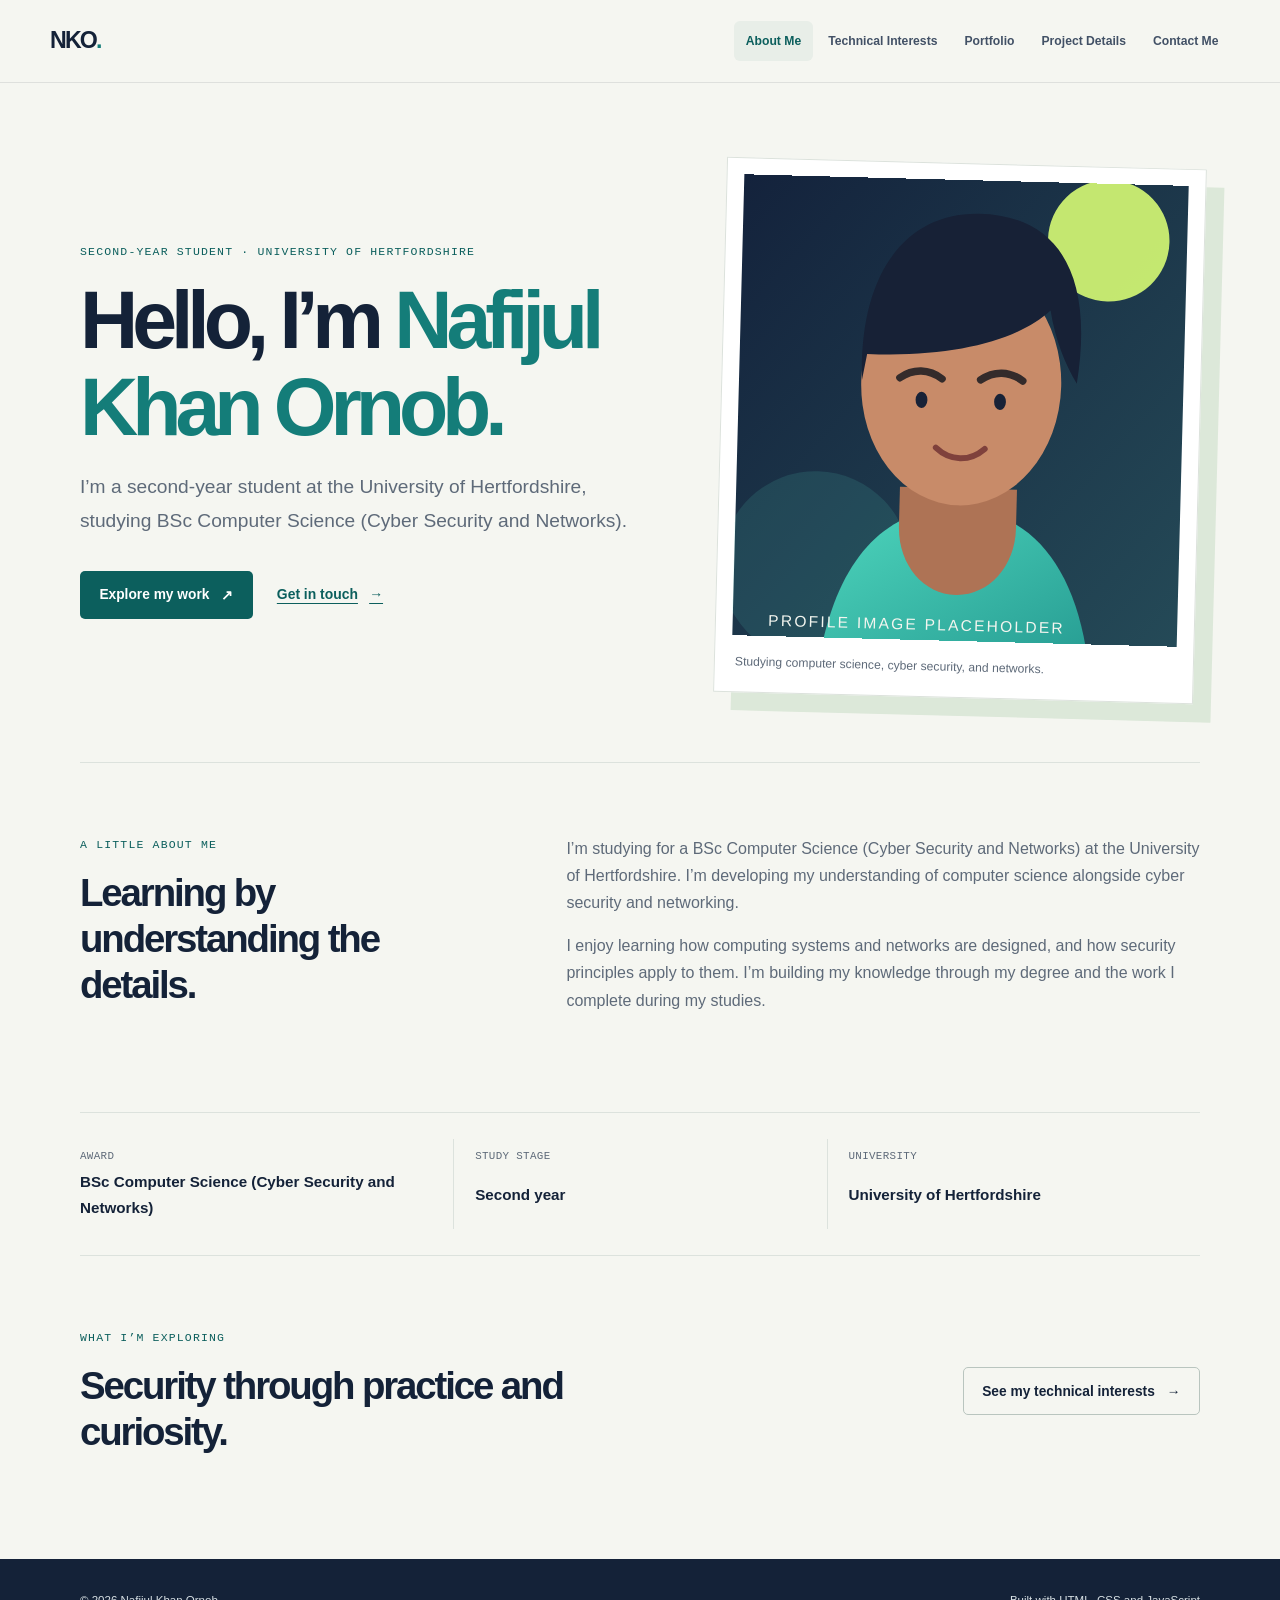
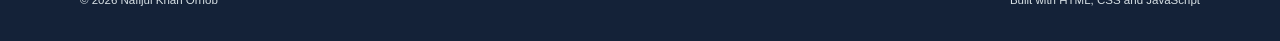
<file: index.html>
<!doctype html>
<html lang="en">
<head>
  <meta charset="utf-8">
  <meta name="viewport" content="width=device-width, initial-scale=1">
  <meta name="description" content="About Nafijul Khan Ornob, a second-year student at the University of Hertfordshire.">
  <title>About Me | Nafijul Khan Ornob</title>
  <link rel="stylesheet" href="assets/css/style.css">
  <script src="assets/js/site.js" defer></script>
</head>
<body>
  <a class="skip-link" href="#main">Skip to main content</a>
  <header class="site-header">
    <div class="header-inner">
      <a class="brand" href="index.html" aria-label="Nafijul Khan Ornob home">NKO<span>.</span></a>
      <nav class="site-nav" aria-label="Main navigation">
        <ul>
          <li><a href="index.html" aria-current="page">About Me</a></li>
          <li><a href="interests.html">Technical Interests</a></li>
          <li><a href="portfolio.html">Portfolio</a></li>
          <li><a href="project-details.html">Project Details</a></li>
          <li><a href="contact.html">Contact Me</a></li>
        </ul>
      </nav>
    </div>
  </header>
  <main id="main" class="page-shell">
    <section class="hero about-hero" aria-labelledby="intro-title">
      <div class="hero-copy">
        <p class="eyebrow">Second-year student · University of Hertfordshire</p>
        <h1 id="intro-title">Hello, I’m <span>Nafijul Khan Ornob.</span></h1>
        <p class="hero-lead">I’m a second-year student at the University of Hertfordshire, studying BSc Computer Science (Cyber Security and Networks).</p>
        <div class="hero-actions">
          <a class="button button-primary" href="portfolio.html">Explore my work <span aria-hidden="true">↗</span></a>
          <a class="text-link" href="contact.html">Get in touch <span aria-hidden="true">→</span></a>
        </div>
      </div>
      <figure class="portrait-card">
        <img src="assets/images/profile-placeholder.svg" alt="Illustrated profile placeholder for Nafijul Khan Ornob">
        <figcaption>Studying computer science, cyber security, and networks.</figcaption>
      </figure>
    </section>

    <section class="content-section about-grid" aria-labelledby="about-title">
      <div>
        <p class="eyebrow">A little about me</p>
        <h2 id="about-title">Learning by understanding the details.</h2>
      </div>
      <div class="prose">
        <p>I’m studying for a BSc Computer Science (Cyber Security and Networks) at the University of Hertfordshire. I’m developing my understanding of computer science alongside cyber security and networking.</p>
        <p>I enjoy learning how computing systems and networks are designed, and how security principles apply to them. I’m building my knowledge through my degree and the work I complete during my studies.</p>
      </div>
    </section>

    <section class="fact-strip" aria-label="Study details">
      <div><span class="fact-label">Award</span><strong>BSc Computer Science (Cyber Security and Networks)</strong></div>
      <div><span class="fact-label">Study stage</span><strong>Second year</strong></div>
      <div><span class="fact-label">University</span><strong>University of Hertfordshire</strong></div>
    </section>
    <section class="closing-cta">
      <div><p class="eyebrow">What I’m exploring</p><h2>Security through practice and curiosity.</h2></div>
      <a class="button button-outline" href="interests.html">See my technical interests <span aria-hidden="true">→</span></a>
    </section>
  </main>
  <footer class="site-footer"><div><span>© <span data-year>2026</span> Nafijul Khan Ornob</span><span>Built with HTML, CSS and JavaScript</span></div></footer>
</body>
</html>
</file>
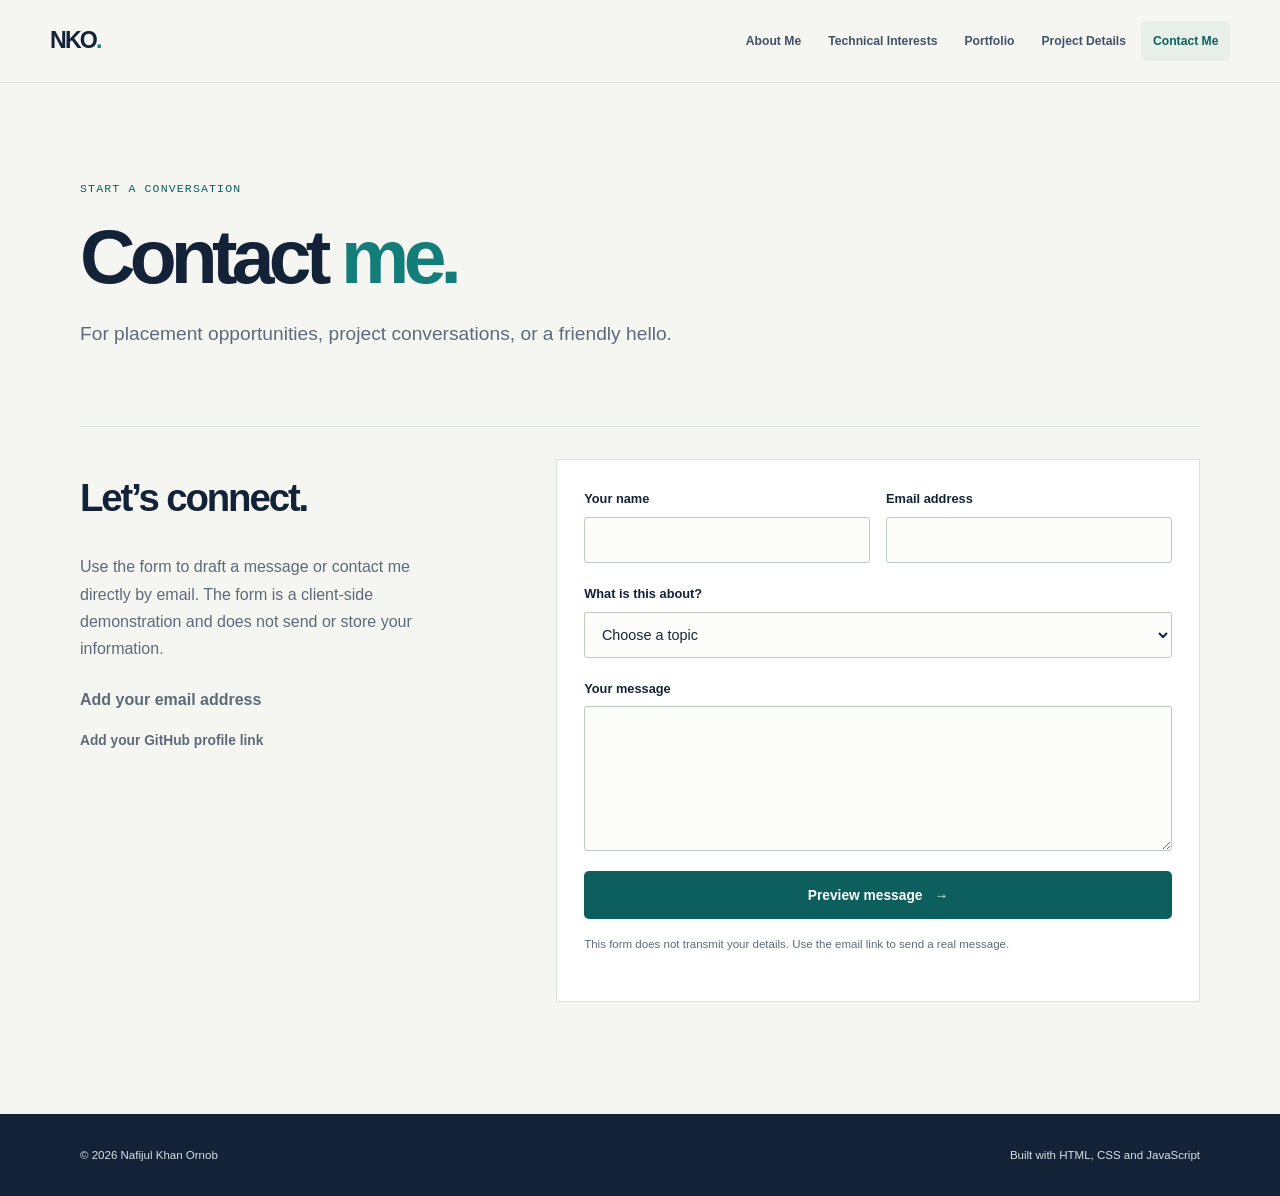
<file: contact.html>
<!doctype html>
<html lang="en">
<head>
  <meta charset="utf-8">
  <meta name="viewport" content="width=device-width, initial-scale=1">
  <meta name="description" content="Contact Nafijul Khan Ornob about cybersecurity, projects, or placement opportunities.">
  <title>Contact Me | Nafijul Khan Ornob</title>
  <link rel="stylesheet" href="assets/css/style.css">
  <script src="assets/js/site.js" defer></script>
</head>
<body>
  <a class="skip-link" href="#main">Skip to main content</a>
  <header class="site-header"><div class="header-inner"><a class="brand" href="index.html" aria-label="Nafijul Khan Ornob home">NKO<span>.</span></a><nav class="site-nav" aria-label="Main navigation"><ul><li><a href="index.html">About Me</a></li><li><a href="interests.html">Technical Interests</a></li><li><a href="portfolio.html">Portfolio</a></li><li><a href="project-details.html">Project Details</a></li><li><a href="contact.html" aria-current="page">Contact Me</a></li></ul></nav></div></header>
  <main id="main" class="page-shell">
    <section class="page-heading"><p class="eyebrow">Start a conversation</p><h1>Contact <span>me.</span></h1><p class="hero-lead">For placement opportunities, project conversations, or a friendly hello.</p></section>
    <section class="contact-layout">
      <div class="contact-copy"><h2>Let’s connect.</h2><p>Use the form to draft a message or contact me directly by email. The form is a client-side demonstration and does not send or store your information.</p><p class="contact-email">Add your email address</p><p class="social-link">Add your GitHub profile link</p></div>
      <form class="contact-form" id="contact-form">
        <div class="form-row"><div class="form-field"><label for="name">Your name</label><input id="name" name="name" autocomplete="name" required></div><div class="form-field"><label for="email">Email address</label><input id="email" name="email" type="email" autocomplete="email" required></div></div>
        <div class="form-field"><label for="subject">What is this about?</label><select id="subject" name="subject" required><option value="" selected disabled>Choose a topic</option><option>Placement opportunity</option><option>Project discussion</option><option>General message</option></select></div>
        <div class="form-field"><label for="message">Your message</label><textarea id="message" name="message" rows="5" required></textarea></div>
        <button class="button button-primary" type="submit">Preview message <span aria-hidden="true">→</span></button>
        <p class="form-note">This form does not transmit your details. Use the email link to send a real message.</p>
        <div class="form-status" id="form-status" role="status" aria-live="polite" tabindex="-1"></div>
      </form>
    </section>
  </main>
  <footer class="site-footer"><div><span>© <span data-year>2026</span> Nafijul Khan Ornob</span><span>Built with HTML, CSS and JavaScript</span></div></footer>
</body>
</html>
</file>
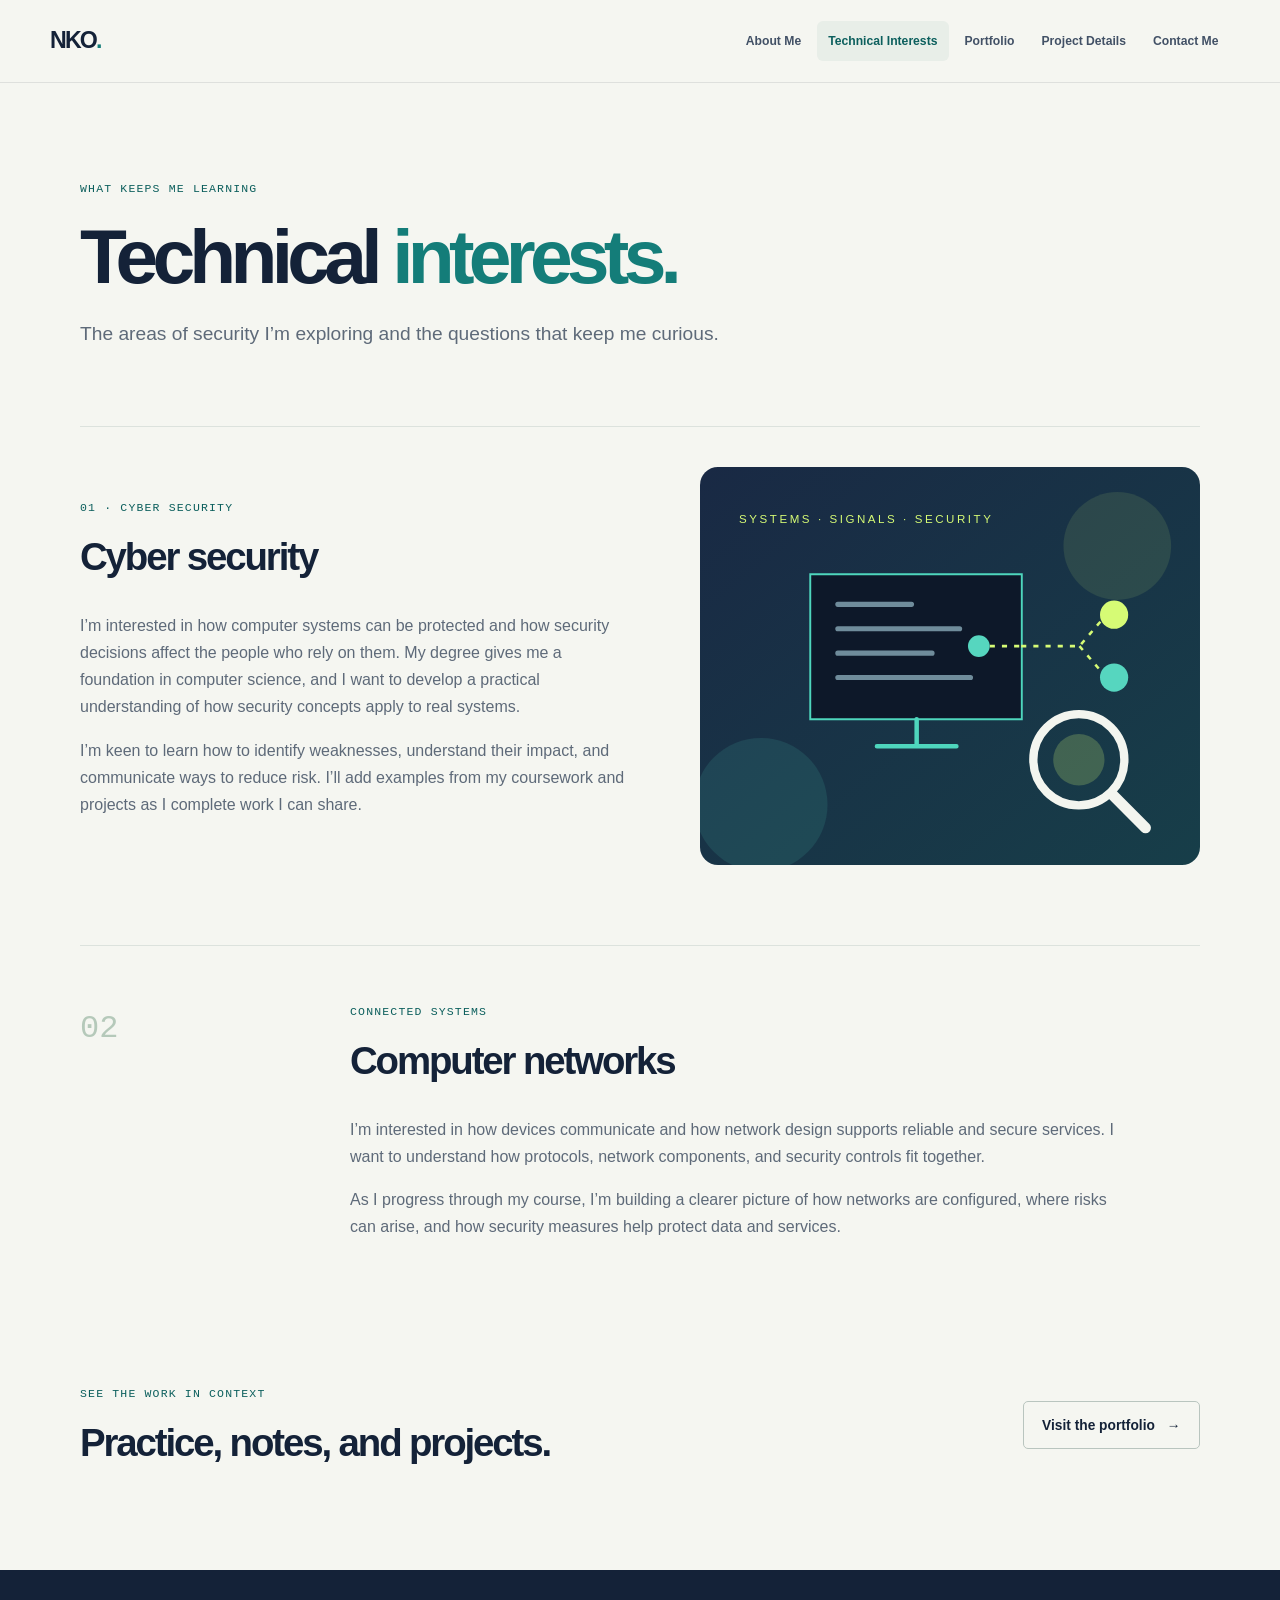
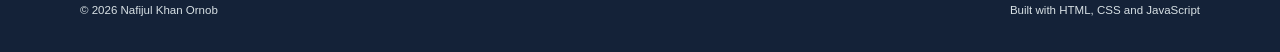
<file: interests.html>
<!doctype html>
<html lang="en">
<head>
  <meta charset="utf-8">
  <meta name="viewport" content="width=device-width, initial-scale=1">
  <meta name="description" content="Nafijul Khan Ornob's technical interests in cyber security and computer networks.">
  <title>Technical Interests | Nafijul Khan Ornob</title>
  <link rel="stylesheet" href="assets/css/style.css">
  <script src="assets/js/site.js" defer></script>
</head>
<body>
  <a class="skip-link" href="#main">Skip to main content</a>
  <header class="site-header"><div class="header-inner"><a class="brand" href="index.html" aria-label="Nafijul Khan Ornob home">NKO<span>.</span></a><nav class="site-nav" aria-label="Main navigation"><ul><li><a href="index.html">About Me</a></li><li><a href="interests.html" aria-current="page">Technical Interests</a></li><li><a href="portfolio.html">Portfolio</a></li><li><a href="project-details.html">Project Details</a></li><li><a href="contact.html">Contact Me</a></li></ul></nav></div></header>
  <main id="main" class="page-shell">
    <section class="page-heading"><p class="eyebrow">What keeps me learning</p><h1>Technical <span>interests.</span></h1><p class="hero-lead">The areas of security I’m exploring and the questions that keep me curious.</p></section>
    <section class="interest-feature" aria-labelledby="interest-one">
      <div class="interest-copy"><p class="eyebrow">01 · Cyber security</p><h2 id="interest-one">Cyber security</h2><p>I’m interested in how computer systems can be protected and how security decisions affect the people who rely on them. My degree gives me a foundation in computer science, and I want to develop a practical understanding of how security concepts apply to real systems.</p><p>I’m keen to learn how to identify weaknesses, understand their impact, and communicate ways to reduce risk. I’ll add examples from my coursework and projects as I complete work I can share.</p></div>
      <img class="interest-image" src="assets/images/technical-interest.svg" alt="Abstract illustration of connected computer systems and a magnifying glass">
    </section>
    <section class="interest-secondary" aria-labelledby="interest-two"><div class="number-mark" aria-hidden="true">02</div><div><p class="eyebrow">Connected systems</p><h2 id="interest-two">Computer networks</h2><p>I’m interested in how devices communicate and how network design supports reliable and secure services. I want to understand how protocols, network components, and security controls fit together.</p><p>As I progress through my course, I’m building a clearer picture of how networks are configured, where risks can arise, and how security measures help protect data and services.</p></div></section>
    <section class="closing-cta"><div><p class="eyebrow">See the work in context</p><h2>Practice, notes, and projects.</h2></div><a class="button button-outline" href="portfolio.html">Visit the portfolio <span aria-hidden="true">→</span></a></section>
  </main>
  <footer class="site-footer"><div><span>© <span data-year>2026</span> Nafijul Khan Ornob</span><span>Built with HTML, CSS and JavaScript</span></div></footer>
</body>
</html>
</file>
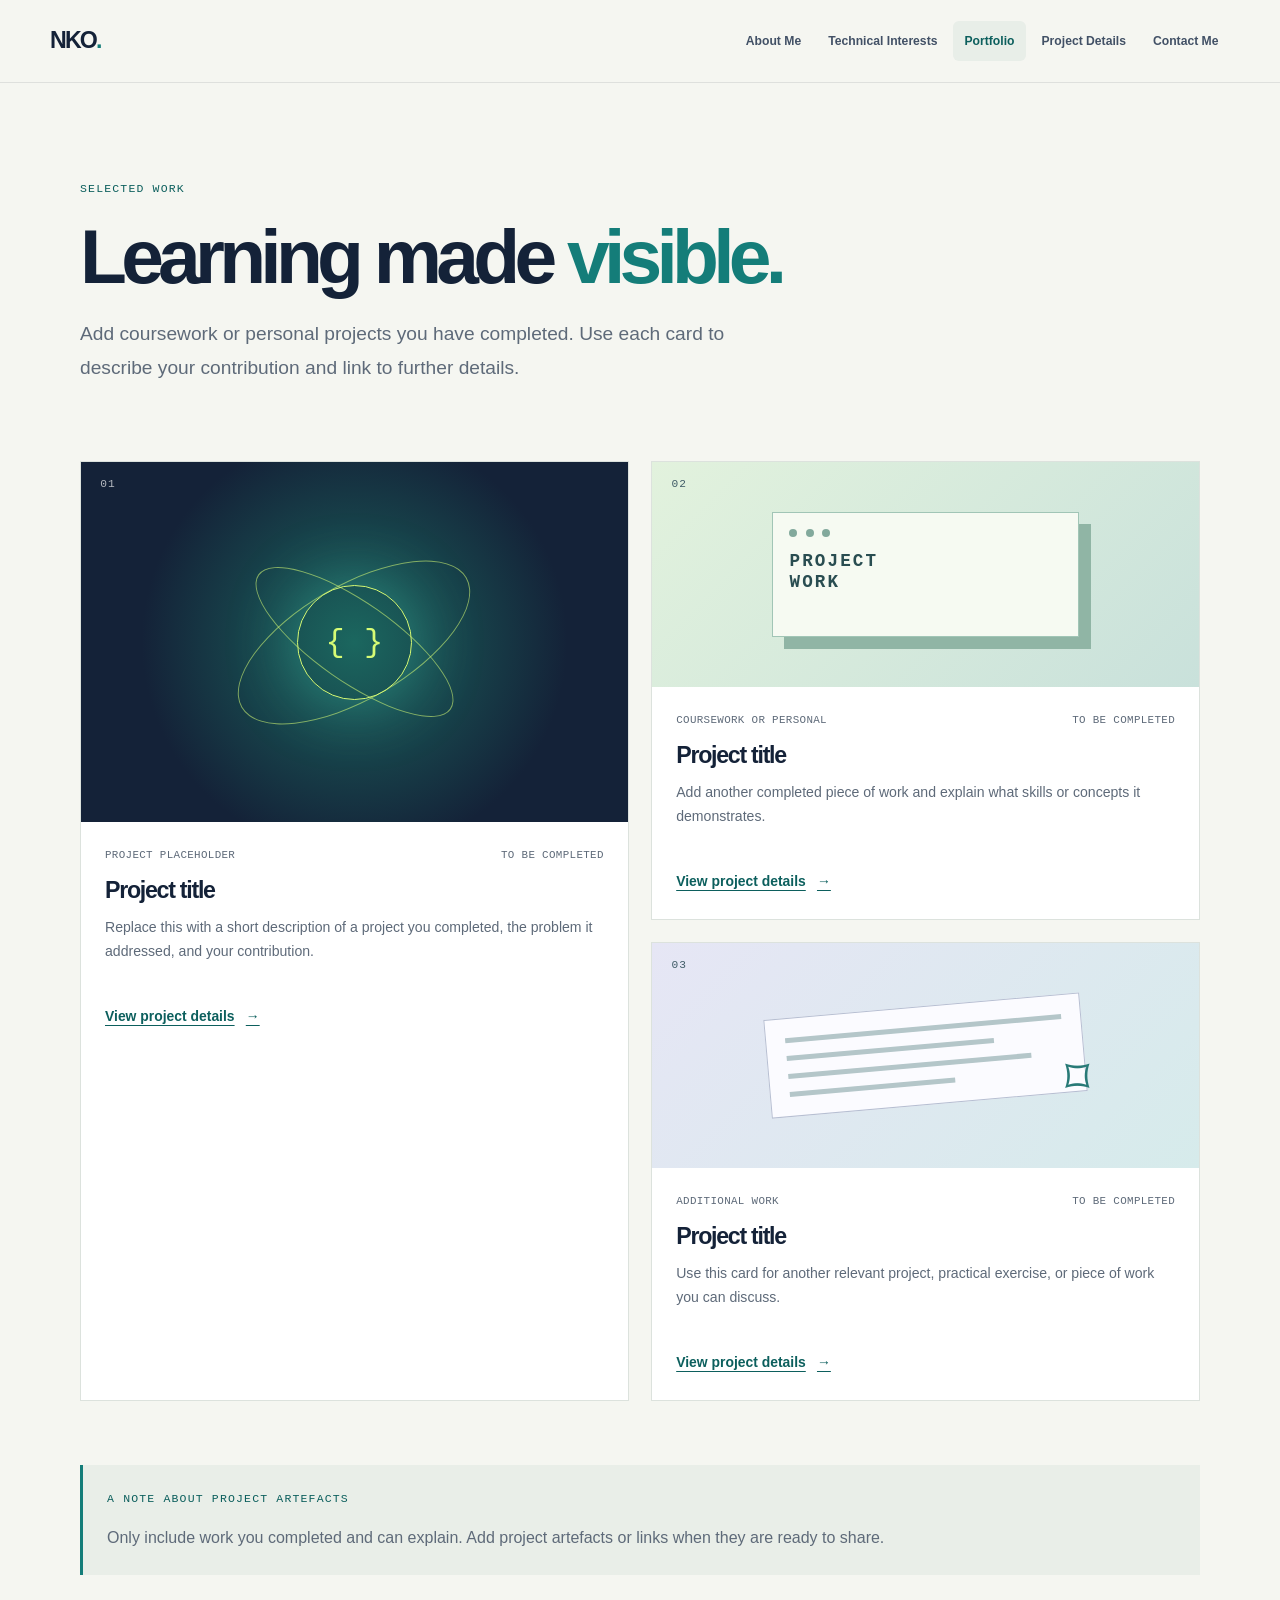
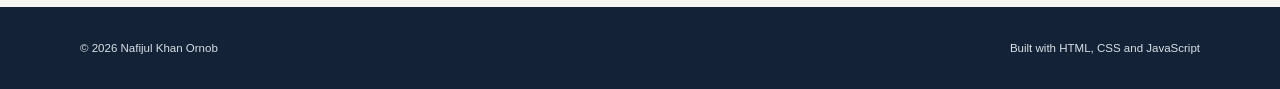
<file: portfolio.html>
<!doctype html>
<html lang="en">
<head>
  <meta charset="utf-8">
  <meta name="viewport" content="width=device-width, initial-scale=1">
  <meta name="description" content="Selected work by Nafijul Khan Ornob.">
  <title>Portfolio | Nafijul Khan Ornob</title>
  <link rel="stylesheet" href="assets/css/style.css">
  <script src="assets/js/site.js" defer></script>
</head>
<body>
  <a class="skip-link" href="#main">Skip to main content</a>
  <header class="site-header"><div class="header-inner"><a class="brand" href="index.html" aria-label="Nafijul Khan Ornob home">NKO<span>.</span></a><nav class="site-nav" aria-label="Main navigation"><ul><li><a href="index.html">About Me</a></li><li><a href="interests.html">Technical Interests</a></li><li><a href="portfolio.html" aria-current="page">Portfolio</a></li><li><a href="project-details.html">Project Details</a></li><li><a href="contact.html">Contact Me</a></li></ul></nav></div></header>
  <main id="main" class="page-shell">
    <section class="page-heading"><p class="eyebrow">Selected work</p><h1>Learning made <span>visible.</span></h1><p class="hero-lead">Add coursework or personal projects you have completed. Use each card to describe your contribution and link to further details.</p></section>
    <section class="portfolio-grid" aria-label="Project portfolio">
      <article class="project-card project-card-featured"><div class="project-art art-forge" aria-hidden="true"><span class="art-label">01</span><span class="art-orbit orbit-one"></span><span class="art-orbit orbit-two"></span><span class="art-core">{ }</span></div><div class="project-body"><div class="project-meta"><span>Project placeholder</span><span>To be completed</span></div><h2>Project title</h2><p>Replace this with a short description of a project you completed, the problem it addressed, and your contribution.</p><a class="text-link" href="project-details.html#project-one">View project details <span aria-hidden="true">→</span></a></div></article>
      <article class="project-card"><div class="project-art art-shop" aria-hidden="true"><span class="art-label">02</span><span class="shop-window"><i></i><i></i><i></i><b>PROJECT<br>WORK</b></span></div><div class="project-body"><div class="project-meta"><span>Coursework or personal</span><span>To be completed</span></div><h2>Project title</h2><p>Add another completed piece of work and explain what skills or concepts it demonstrates.</p><a class="text-link" href="project-details.html#project-two">View project details <span aria-hidden="true">→</span></a></div></article>
      <article class="project-card"><div class="project-art art-notes" aria-hidden="true"><span class="art-label">03</span><div class="note-lines"><i></i><i></i><i></i><i></i></div><span class="note-lock">⌑</span></div><div class="project-body"><div class="project-meta"><span>Additional work</span><span>To be completed</span></div><h2>Project title</h2><p>Use this card for another relevant project, practical exercise, or piece of work you can discuss.</p><a class="text-link" href="project-details.html#project-three">View project details <span aria-hidden="true">→</span></a></div></article>
    </section>
    <section class="note-panel"><p class="eyebrow">A note about project artefacts</p><p>Only include work you completed and can explain. Add project artefacts or links when they are ready to share.</p></section>
  </main>
  <footer class="site-footer"><div><span>© <span data-year>2026</span> Nafijul Khan Ornob</span><span>Built with HTML, CSS and JavaScript</span></div></footer>
</body>
</html>
</file>
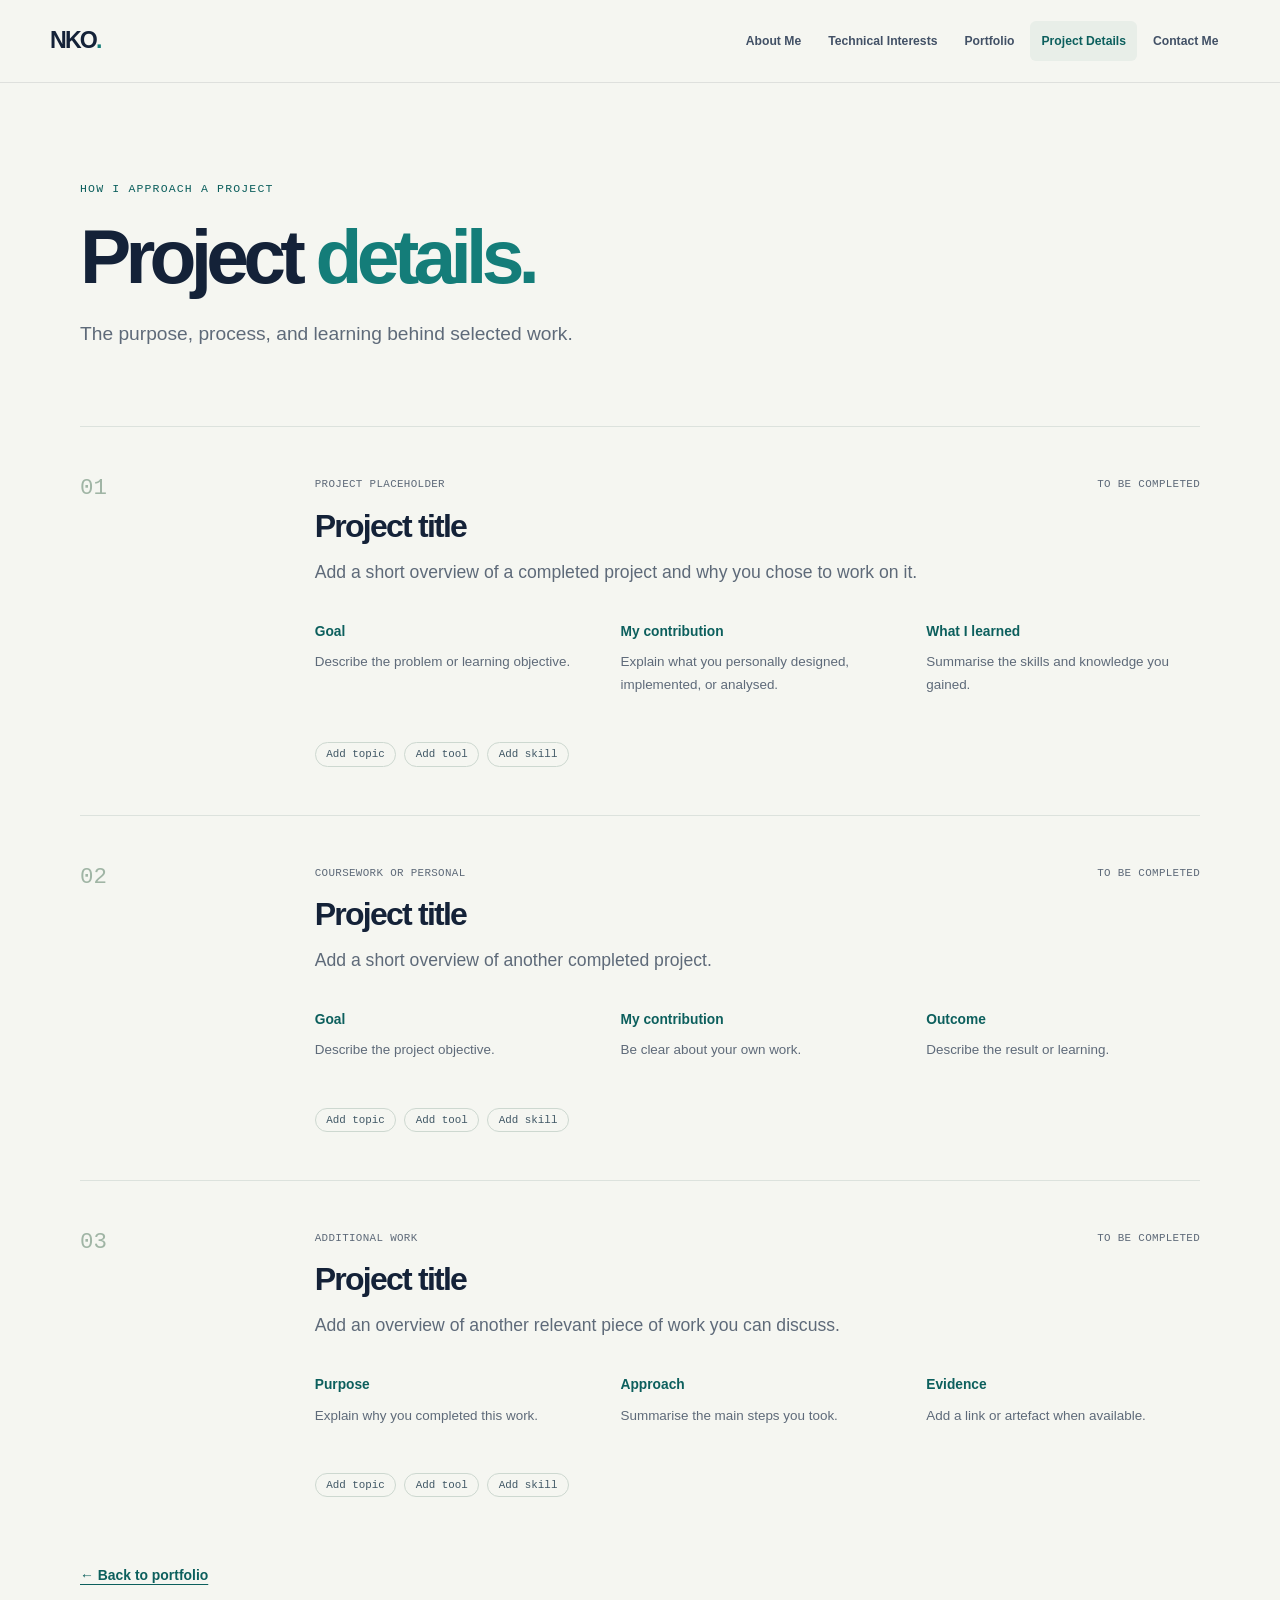
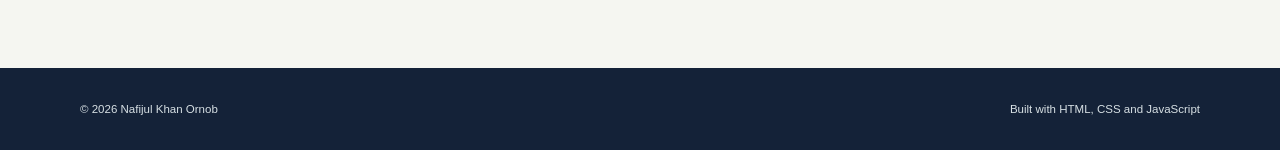
<file: project-details.html>
<!doctype html>
<html lang="en">
<head>
  <meta charset="utf-8">
  <meta name="viewport" content="width=device-width, initial-scale=1">
  <meta name="description" content="Project details for Nafijul Khan Ornob's coursework and personal projects.">
  <title>Project Details | Nafijul Khan Ornob</title>
  <link rel="stylesheet" href="assets/css/style.css">
  <script src="assets/js/site.js" defer></script>
</head>
<body>
  <a class="skip-link" href="#main">Skip to main content</a>
  <header class="site-header"><div class="header-inner"><a class="brand" href="index.html" aria-label="Nafijul Khan Ornob home">NKO<span>.</span></a><nav class="site-nav" aria-label="Main navigation"><ul><li><a href="index.html">About Me</a></li><li><a href="interests.html">Technical Interests</a></li><li><a href="portfolio.html">Portfolio</a></li><li><a href="project-details.html" aria-current="page">Project Details</a></li><li><a href="contact.html">Contact Me</a></li></ul></nav></div></header>
  <main id="main" class="page-shell">
    <section class="page-heading"><p class="eyebrow">How I approach a project</p><h1>Project <span>details.</span></h1><p class="hero-lead">The purpose, process, and learning behind selected work.</p></section>
    <article class="detail-project" id="project-one"><div class="detail-index">01</div><div class="detail-content"><div class="project-meta"><span>Project placeholder</span><span>To be completed</span></div><h2>Project title</h2><p class="detail-intro">Add a short overview of a completed project and why you chose to work on it.</p><div class="detail-columns"><div><h3>Goal</h3><p>Describe the problem or learning objective.</p></div><div><h3>My contribution</h3><p>Explain what you personally designed, implemented, or analysed.</p></div><div><h3>What I learned</h3><p>Summarise the skills and knowledge you gained.</p></div></div><ul class="tag-list" aria-label="Technologies and topics"><li>Add topic</li><li>Add tool</li><li>Add skill</li></ul></div></article>
    <article class="detail-project" id="project-two"><div class="detail-index">02</div><div class="detail-content"><div class="project-meta"><span>Coursework or personal</span><span>To be completed</span></div><h2>Project title</h2><p class="detail-intro">Add a short overview of another completed project.</p><div class="detail-columns"><div><h3>Goal</h3><p>Describe the project objective.</p></div><div><h3>My contribution</h3><p>Be clear about your own work.</p></div><div><h3>Outcome</h3><p>Describe the result or learning.</p></div></div><ul class="tag-list" aria-label="Technologies and topics"><li>Add topic</li><li>Add tool</li><li>Add skill</li></ul></div></article>
    <article class="detail-project" id="project-three"><div class="detail-index">03</div><div class="detail-content"><div class="project-meta"><span>Additional work</span><span>To be completed</span></div><h2>Project title</h2><p class="detail-intro">Add an overview of another relevant piece of work you can discuss.</p><div class="detail-columns"><div><h3>Purpose</h3><p>Explain why you completed this work.</p></div><div><h3>Approach</h3><p>Summarise the main steps you took.</p></div><div><h3>Evidence</h3><p>Add a link or artefact when available.</p></div></div><ul class="tag-list" aria-label="Technologies and topics"><li>Add topic</li><li>Add tool</li><li>Add skill</li></ul></div></article>
    <div class="back-link-wrap"><a class="text-link" href="portfolio.html">← Back to portfolio</a></div>
  </main>
  <footer class="site-footer"><div><span>© <span data-year>2026</span> Nafijul Khan Ornob</span><span>Built with HTML, CSS and JavaScript</span></div></footer>
</body>
</html>
</file>
<file: assets/css/style.css>
:root {
  color-scheme: light;
  --ink: #182437;
  --muted: #5e6a79;
  --paper: #f5f6f1;
  --white: #fff;
  --navy: #142238;
  --teal: #147d79;
  --teal-dark: #0c5f5d;
  --mint: #d6fb75;
  --line: #dce2dd;
  --mono: "Courier New", monospace;
  --sans: "Segoe UI", Arial, sans-serif;
}

* { box-sizing: border-box; }
html { scroll-behavior: smooth; }
body { margin: 0; background: var(--paper); color: var(--ink); font-family: var(--sans); line-height: 1.7; }
a { color: inherit; }
a:focus-visible, button:focus-visible, input:focus-visible, textarea:focus-visible, select:focus-visible { outline: 3px solid #b2d933; outline-offset: 4px; }
.skip-link { position: absolute; z-index: 20; top: 1rem; left: 1rem; padding: .7rem 1rem; transform: translateY(-180%); background: var(--mint); color: var(--navy); font-weight: 800; }
.skip-link:focus { transform: translateY(0); }
.site-header { position: sticky; z-index: 10; top: 0; border-bottom: 1px solid rgba(24,36,55,.1); background: rgba(245,246,241,.94); backdrop-filter: blur(14px); }
.header-inner { display: flex; width: min(1180px, calc(100% - 48px)); min-height: 82px; margin: auto; align-items: center; justify-content: space-between; gap: 2rem; }
.brand { color: var(--navy); font-size: 1.45rem; font-weight: 800; letter-spacing: -.08em; text-decoration: none; }
.brand span { color: var(--teal); }
.site-nav ul { display: flex; flex-wrap: wrap; justify-content: flex-end; gap: .25rem; margin: 0; padding: 0; list-style: none; }
.site-nav a { display: block; padding: .58rem .72rem; border-radius: 6px; color: #425166; font-size: .76rem; font-weight: 700; text-decoration: none; transition: color .2s ease, background .2s ease; }
.site-nav a:hover, .site-nav a[aria-current="page"] { background: #e8eee8; color: var(--teal-dark); }
.page-shell { width: min(1120px, calc(100% - 48px)); margin: auto; }
.hero { display: grid; min-height: 570px; grid-template-columns: 1.08fr .92fr; align-items: center; gap: clamp(2rem, 6vw, 6rem); padding: 5rem 0 4rem; }
.eyebrow { margin: 0 0 1rem; color: var(--teal-dark); font-family: var(--mono); font-size: .72rem; font-weight: 500; letter-spacing: .1em; text-transform: uppercase; }
h1, h2, h3, p { margin-top: 0; }
h1 { max-width: 750px; margin-bottom: 1.25rem; color: var(--navy); font-size: clamp(2.7rem, 6.3vw, 5.3rem); font-weight: 700; letter-spacing: -.075em; line-height: 1.07; }
h1 span { color: var(--teal); }
.hero-lead { max-width: 640px; color: var(--muted); font-size: clamp(1.02rem, 1.5vw, 1.2rem); line-height: 1.8; }
.hero-actions { display: flex; flex-wrap: wrap; align-items: center; gap: 1.5rem; margin-top: 2rem; }
.button { display: inline-flex; min-height: 48px; align-items: center; justify-content: center; gap: .75rem; padding: .75rem 1.15rem; border: 1px solid transparent; border-radius: 5px; font: 700 .86rem var(--sans); text-decoration: none; cursor: pointer; transition: transform .2s ease, background .2s ease; }
.button:hover { transform: translateY(-2px); }
.button-primary { background: var(--teal-dark); color: white; }
.button-primary:hover { background: #084e4d; }
.button-outline { border-color: #b9c5bf; background: transparent; color: var(--navy); }
.button-outline:hover { background: #e9eee9; }
.text-link { display: inline-flex; align-items: center; gap: .7rem; color: var(--teal-dark); font-size: .87rem; font-weight: 800; text-decoration-thickness: 1px; text-underline-offset: 4px; }
.portrait-card { position: relative; margin: 0; padding: 1rem; border: 1px solid #dce2dc; background: #fff; box-shadow: 18px 18px 0 #dce8d9; transform: rotate(1.5deg); }
.portrait-card img { display: block; width: 100%; aspect-ratio: 6 / 6.2; object-fit: cover; }
.portrait-card figcaption { padding: 1rem .25rem .2rem; color: var(--muted); font-size: .76rem; }
.content-section { padding: 4.5rem 0; border-top: 1px solid var(--line); }
.about-grid { display: grid; grid-template-columns: .8fr 1.2fr; gap: 4rem; }
h2 { color: var(--navy); font-size: clamp(1.7rem, 3vw, 2.45rem); font-weight: 700; letter-spacing: -.055em; line-height: 1.2; }
.about-grid h2 { max-width: 390px; }
.prose { max-width: 660px; color: var(--muted); }
.prose p + p { margin-top: 1rem; }
.fact-strip { display: grid; grid-template-columns: repeat(3, 1fr); padding: 1.6rem 0; border-top: 1px solid var(--line); border-bottom: 1px solid var(--line); }
.fact-strip div { display: grid; gap: .25rem; padding: .5rem 1.3rem; border-left: 1px solid var(--line); }
.fact-strip div:first-child { padding-left: 0; border-left: 0; }
.fact-label, .project-meta { color: var(--muted); font-family: var(--mono); font-size: .68rem; letter-spacing: .03em; text-transform: uppercase; }
.fact-strip strong { color: var(--navy); font-size: .95rem; }
.closing-cta { display: flex; align-items: center; justify-content: space-between; gap: 2rem; padding: 4.5rem 0; }
.closing-cta h2 { max-width: 540px; margin-bottom: 0; }
.site-footer { margin-top: 2rem; background: var(--navy); color: #d7e0e4; }
.site-footer > div { display: flex; width: min(1120px, calc(100% - 48px)); min-height: 82px; margin: auto; align-items: center; justify-content: space-between; gap: 1rem; font-size: .72rem; }
.page-heading { padding: 6rem 0 3.5rem; }
.page-heading h1 { font-size: clamp(2.8rem, 6vw, 4.8rem); }
.page-heading .hero-lead { max-width: 720px; }
.interest-feature { display: grid; grid-template-columns: 1fr .9fr; gap: 4rem; align-items: center; padding: 2.5rem 0 5rem; border-top: 1px solid var(--line); }
.interest-copy p:not(.eyebrow) { max-width: 650px; color: var(--muted); }
.interest-image { display: block; width: 100%; border-radius: 8px; }
.interest-secondary { display: grid; grid-template-columns: .28fr 1fr; gap: 2rem; padding: 3.5rem 0; border-top: 1px solid var(--line); }
.interest-secondary p:not(.eyebrow) { max-width: 780px; color: var(--muted); }
.number-mark { color: #b5c9ba; font-family: var(--mono); font-size: 2rem; }
.portfolio-grid { display: grid; grid-template-columns: repeat(2, 1fr); gap: 1.4rem; }
.project-card { overflow: hidden; border: 1px solid var(--line); background: white; }
.project-card-featured { grid-row: span 2; }
.project-art { position: relative; display: grid; min-height: 225px; overflow: hidden; place-items: center; }
.project-card-featured .project-art { min-height: 360px; }
.art-forge { background: radial-gradient(circle at 50% 50%, #1b675f, #142238 65%); }
.art-shop { background: linear-gradient(135deg, #e2f2dd, #c9e1db); }
.art-notes { background: linear-gradient(135deg, #e6e6f5, #d6ebeb); }
.art-label { position: absolute; top: 1rem; left: 1.2rem; color: rgba(255,255,255,.68); font: .7rem var(--mono); letter-spacing: .1em; }
.art-shop .art-label, .art-notes .art-label { color: #415d68; }
.art-core { display: grid; width: 115px; height: 115px; place-items: center; border: 1px solid #d6fb75; border-radius: 50%; color: #d6fb75; font: 2rem var(--mono); box-shadow: 0 0 70px #4ed6bd66; }
.art-orbit { position: absolute; width: 235px; height: 80px; border: 1px solid #d6fb7590; border-radius: 50%; transform: rotate(35deg); }
.orbit-two { width: 260px; height: 115px; transform: rotate(-30deg); }
.shop-window { display: grid; width: 56%; min-height: 125px; grid-template-columns: repeat(3, 9px) 1fr; align-content: start; gap: .45rem; padding: 1rem; border: 1px solid #a1c5b6; background: #f6faf2; box-shadow: 12px 12px 0 #90b5a5; }
.shop-window i { width: 8px; height: 8px; border-radius: 50%; background: #82a99c; }
.shop-window b { grid-column: 1 / -1; margin-top: .4rem; color: #294d51; font: 700 1.1rem/1.2 var(--mono); letter-spacing: .12em; }
.note-lines { display: grid; width: 58%; gap: 13px; padding: 1.2rem; border: 1px solid #b7bfd2; background: #fbfbff; transform: rotate(-5deg); }
.note-lines i { height: 5px; background: #b4c6c9; }
.note-lines i:nth-child(2) { width: 75%; }
.note-lines i:nth-child(3) { width: 88%; }
.note-lines i:nth-child(4) { width: 60%; }
.note-lock { position: absolute; right: 20%; bottom: 22%; color: #287a77; font-size: 3rem; }
.project-body { padding: 1.5rem; }
.project-meta { display: flex; flex-wrap: wrap; justify-content: space-between; gap: .6rem; }
.project-body h2 { margin: .8rem 0 .7rem; font-size: 1.45rem; }
.project-body p { min-height: 4.5rem; color: var(--muted); font-size: .88rem; }
.note-panel { margin: 4rem 0 2rem; padding: 1.5rem; border-left: 3px solid var(--teal); background: #e9eee8; }
.note-panel p:last-child { max-width: 800px; margin-bottom: 0; color: var(--muted); }
.detail-project { display: grid; grid-template-columns: .22fr 1fr; gap: 2.5rem; padding: 3rem 0; border-top: 1px solid var(--line); scroll-margin-top: 105px; }
.detail-index { color: #a0b5a5; font: 1.4rem var(--mono); }
.detail-content > h2 { margin: .8rem 0; font-size: 2rem; }
.detail-intro { max-width: 800px; color: var(--muted); font-size: 1.1rem; }
.detail-columns { display: grid; grid-template-columns: repeat(3, 1fr); gap: 2rem; margin: 2rem 0; }
.detail-columns h3 { margin-bottom: .5rem; color: var(--teal-dark); font-size: .86rem; }
.detail-columns p { color: var(--muted); font-size: .84rem; }
.tag-list { display: flex; flex-wrap: wrap; gap: .5rem; margin: 0; padding: 0; list-style: none; }
.tag-list li { padding: .32rem .65rem; border: 1px solid #cdd8d0; border-radius: 99px; color: #405765; font: .68rem var(--mono); }
.back-link-wrap { padding: 1rem 0 3rem; }
.contact-layout { display: grid; grid-template-columns: .75fr 1.25fr; gap: clamp(2rem, 7vw, 7rem); padding: 2rem 0 5rem; border-top: 1px solid var(--line); }
.contact-copy h2 { margin-top: 1rem; }
.contact-copy p { max-width: 360px; color: var(--muted); }
.contact-email, .social-link { display: block; width: fit-content; margin-top: 1.5rem; color: var(--teal-dark); font-weight: 800; text-decoration-thickness: 1px; text-underline-offset: 4px; }
.social-link { margin-top: .8rem; font-size: .86rem; }
.contact-form { display: grid; gap: 1.25rem; padding: 1.7rem; border: 1px solid var(--line); background: white; }
.form-row { display: grid; grid-template-columns: repeat(2, 1fr); gap: 1rem; }
.form-field { display: grid; gap: .45rem; }
.form-field label { color: var(--navy); font-size: .8rem; font-weight: 800; }
.form-field input, .form-field select, .form-field textarea { width: 100%; min-height: 46px; padding: .7rem .8rem; border: 1px solid #bfcac4; border-radius: 3px; background: #fcfdfa; color: var(--ink); font: .9rem var(--sans); }
.form-field textarea { min-height: 145px; resize: vertical; }
.form-field input:focus, .form-field select:focus, .form-field textarea:focus { border-color: var(--teal); }
.form-note { margin: -.3rem 0 0; color: var(--muted); font-size: .72rem; }
.form-status { padding: 0; color: var(--teal-dark); font-size: .86rem; font-weight: 700; }
.form-status:not(:empty) { padding: 1rem; border-left: 3px solid var(--teal); background: #edf5e8; white-space: pre-line; }

@media (max-width: 820px) {
  .header-inner { width: min(100% - 32px, 680px); flex-direction: column; align-items: flex-start; gap: .4rem; padding: .8rem 0; }
  .site-header { position: relative; }
  .site-nav ul { justify-content: flex-start; gap: .1rem; }
  .site-nav a { padding: .45rem .5rem; font-size: .69rem; }
  .page-shell { width: min(100% - 36px, 680px); }
  .hero, .interest-feature, .contact-layout { grid-template-columns: 1fr; }
  .hero { min-height: 0; padding: 4rem 0; }
  .portrait-card { width: min(100%, 440px); margin: 0 auto 1rem; }
  .about-grid { grid-template-columns: 1fr; gap: 1rem; }
  .interest-feature { gap: 2rem; }
  .interest-image { max-width: 560px; }
  .contact-layout { gap: 2rem; }
}
@media (max-width: 560px) {
  .header-inner { width: calc(100% - 24px); }
  .site-nav { width: 100%; overflow-x: auto; }
  .site-nav ul { width: max-content; flex-wrap: nowrap; }
  .page-shell { width: calc(100% - 32px); }
  .page-heading { padding: 4rem 0 2.5rem; }
  .fact-strip { grid-template-columns: 1fr; }
  .fact-strip div, .fact-strip div:first-child { padding: .8rem 0; border-top: 1px solid var(--line); border-left: 0; }
  .fact-strip div:first-child { border-top: 0; }
  .closing-cta { align-items: flex-start; flex-direction: column; padding: 3rem 0; }
  .site-footer > div { width: calc(100% - 32px); align-items: flex-start; flex-direction: column; justify-content: center; padding: 1.2rem 0; }
  .portfolio-grid { grid-template-columns: 1fr; }
  .project-card-featured { grid-row: auto; }
  .project-card-featured .project-art { min-height: 250px; }
  .interest-secondary { grid-template-columns: 1fr; gap: .7rem; }
  .detail-project { grid-template-columns: 1fr; gap: .7rem; }
  .detail-columns { grid-template-columns: 1fr; gap: .5rem; }
  .form-row { grid-template-columns: 1fr; }
  .contact-form { padding: 1rem; }
}
@media (prefers-reduced-motion: reduce) {
  *, *::before, *::after { scroll-behavior: auto !important; transition-duration: .01ms !important; }
}
</file>
